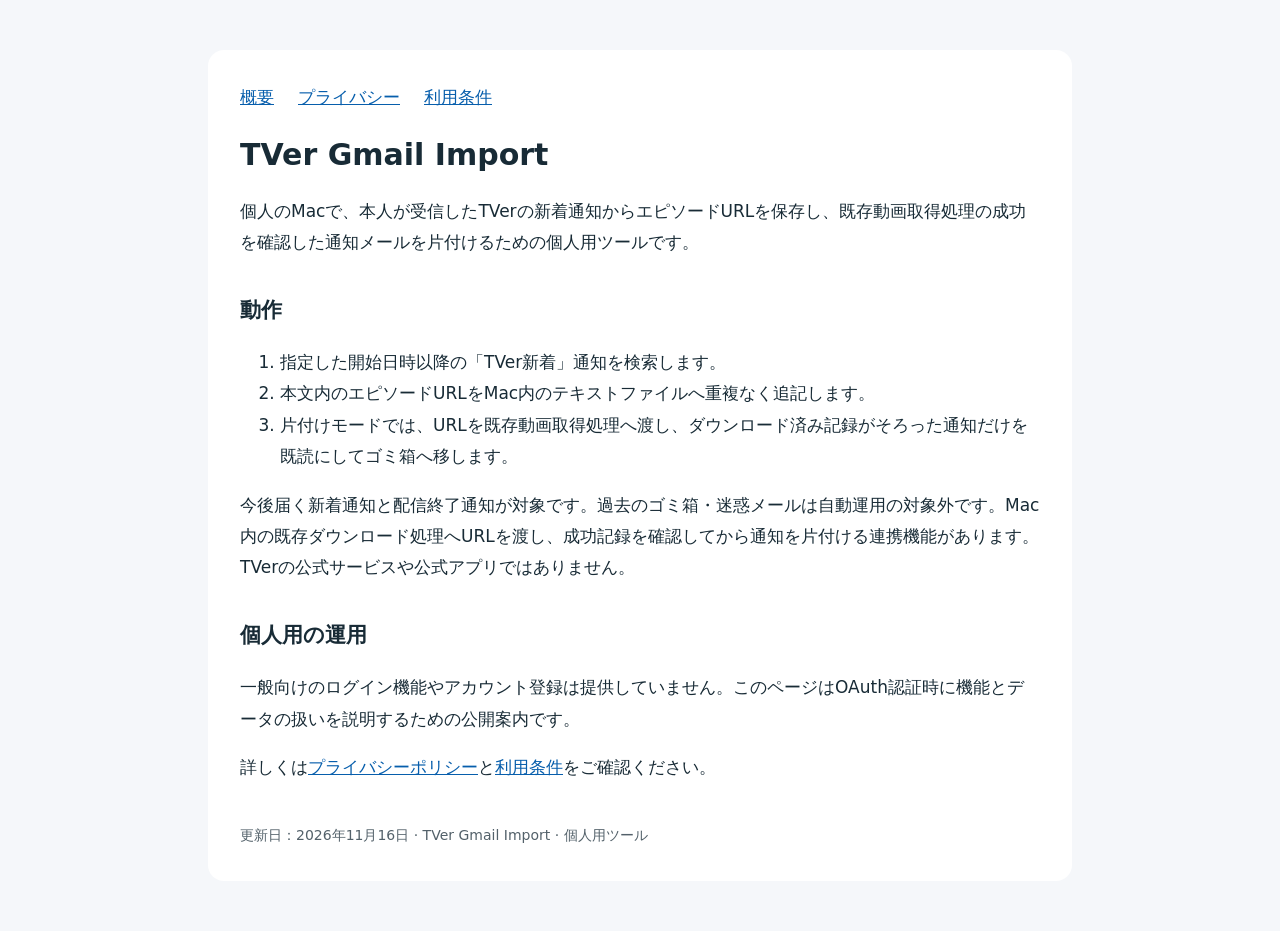
<file: index.html>
<!doctype html><html lang="ja"><head><meta charset="utf-8"><meta name="viewport" content="width=device-width, initial-scale=1"><title>TVer Gmail Import | TVer Gmail Import</title><link rel="stylesheet" href="style.css"></head><body><main><nav><a href="index.html">概要</a><a href="privacy.html">プライバシー</a><a href="terms.html">利用条件</a></nav><h1>TVer Gmail Import</h1><p>個人のMacで、本人が受信したTVerの新着通知からエピソードURLを保存し、既存動画取得処理の成功を確認した通知メールを片付けるための個人用ツールです。</p><h2>動作</h2><ol><li>指定した開始日時以降の「TVer新着」通知を検索します。</li><li>本文内のエピソードURLをMac内のテキストファイルへ重複なく追記します。</li><li>片付けモードでは、URLを既存動画取得処理へ渡し、ダウンロード済み記録がそろった通知だけを既読にしてゴミ箱へ移します。</li></ol><p>今後届く新着通知と配信終了通知が対象です。過去のゴミ箱・迷惑メールは自動運用の対象外です。Mac内の既存ダウンロード処理へURLを渡し、成功記録を確認してから通知を片付ける連携機能があります。TVerの公式サービスや公式アプリではありません。</p><h2>個人用の運用</h2><p>一般向けのログイン機能やアカウント登録は提供していません。このページはOAuth認証時に機能とデータの扱いを説明するための公開案内です。</p><p>詳しくは<a href="privacy.html">プライバシーポリシー</a>と<a href="terms.html">利用条件</a>をご確認ください。</p><footer>更新日：2026年11月16日 · TVer Gmail Import · 個人用ツール</footer></main></body></html>
</file>
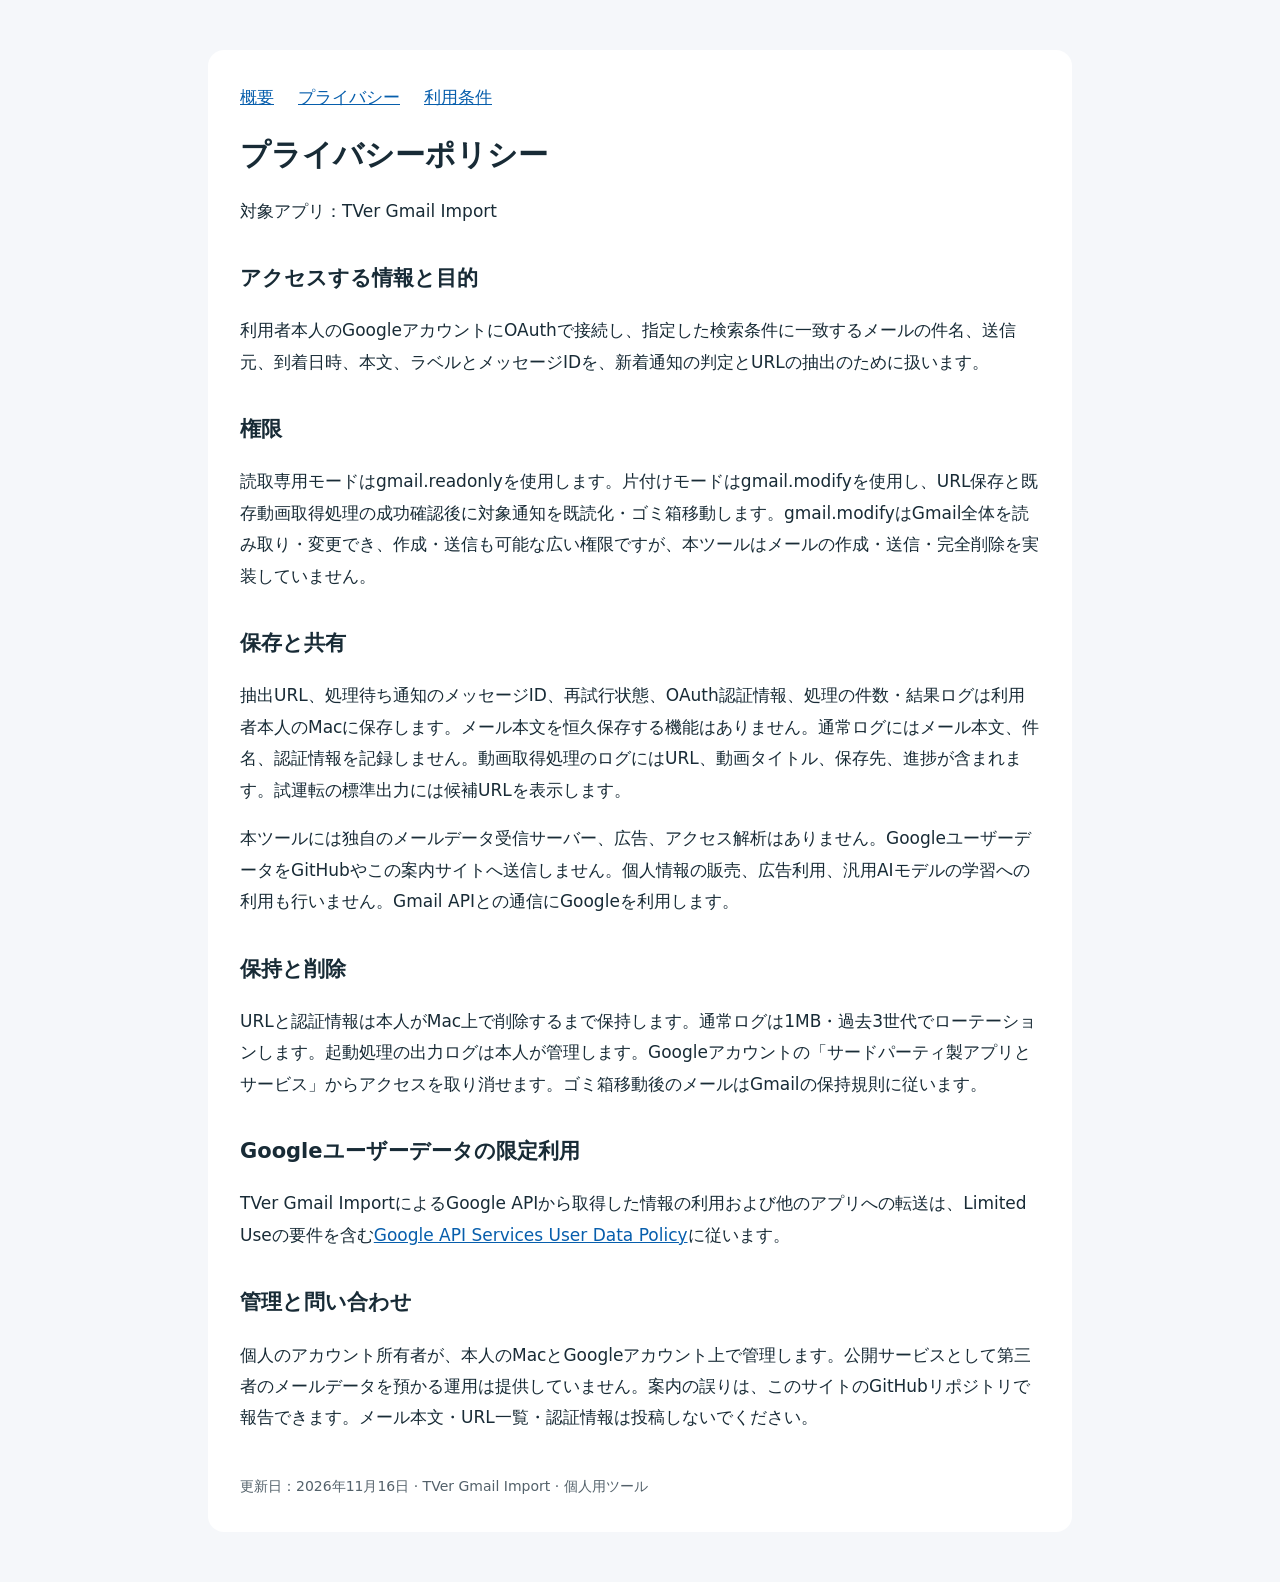
<file: privacy.html>
<!doctype html><html lang="ja"><head><meta charset="utf-8"><meta name="viewport" content="width=device-width, initial-scale=1"><title>プライバシーポリシー | TVer Gmail Import</title><link rel="stylesheet" href="style.css"></head><body><main><nav><a href="index.html">概要</a><a href="privacy.html">プライバシー</a><a href="terms.html">利用条件</a></nav><h1>プライバシーポリシー</h1><p>対象アプリ：TVer Gmail Import</p><h2>アクセスする情報と目的</h2><p>利用者本人のGoogleアカウントにOAuthで接続し、指定した検索条件に一致するメールの件名、送信元、到着日時、本文、ラベルとメッセージIDを、新着通知の判定とURLの抽出のために扱います。</p><h2>権限</h2><p>読取専用モードはgmail.readonlyを使用します。片付けモードはgmail.modifyを使用し、URL保存と既存動画取得処理の成功確認後に対象通知を既読化・ゴミ箱移動します。gmail.modifyはGmail全体を読み取り・変更でき、作成・送信も可能な広い権限ですが、本ツールはメールの作成・送信・完全削除を実装していません。</p><h2>保存と共有</h2><p>抽出URL、処理待ち通知のメッセージID、再試行状態、OAuth認証情報、処理の件数・結果ログは利用者本人のMacに保存します。メール本文を恒久保存する機能はありません。通常ログにはメール本文、件名、認証情報を記録しません。動画取得処理のログにはURL、動画タイトル、保存先、進捗が含まれます。試運転の標準出力には候補URLを表示します。</p><p>本ツールには独自のメールデータ受信サーバー、広告、アクセス解析はありません。GoogleユーザーデータをGitHubやこの案内サイトへ送信しません。個人情報の販売、広告利用、汎用AIモデルの学習への利用も行いません。Gmail APIとの通信にGoogleを利用します。</p><h2>保持と削除</h2><p>URLと認証情報は本人がMac上で削除するまで保持します。通常ログは1MB・過去3世代でローテーションします。起動処理の出力ログは本人が管理します。Googleアカウントの「サードパーティ製アプリとサービス」からアクセスを取り消せます。ゴミ箱移動後のメールはGmailの保持規則に従います。</p><h2>Googleユーザーデータの限定利用</h2><p>TVer Gmail ImportによるGoogle APIから取得した情報の利用および他のアプリへの転送は、Limited Useの要件を含む<a href="https://developers.google.com/terms/api-services-user-data-policy">Google API Services User Data Policy</a>に従います。</p><h2>管理と問い合わせ</h2><p>個人のアカウント所有者が、本人のMacとGoogleアカウント上で管理します。公開サービスとして第三者のメールデータを預かる運用は提供していません。案内の誤りは、このサイトのGitHubリポジトリで報告できます。メール本文・URL一覧・認証情報は投稿しないでください。</p><footer>更新日：2026年11月16日 · TVer Gmail Import · 個人用ツール</footer></main></body></html>
</file>
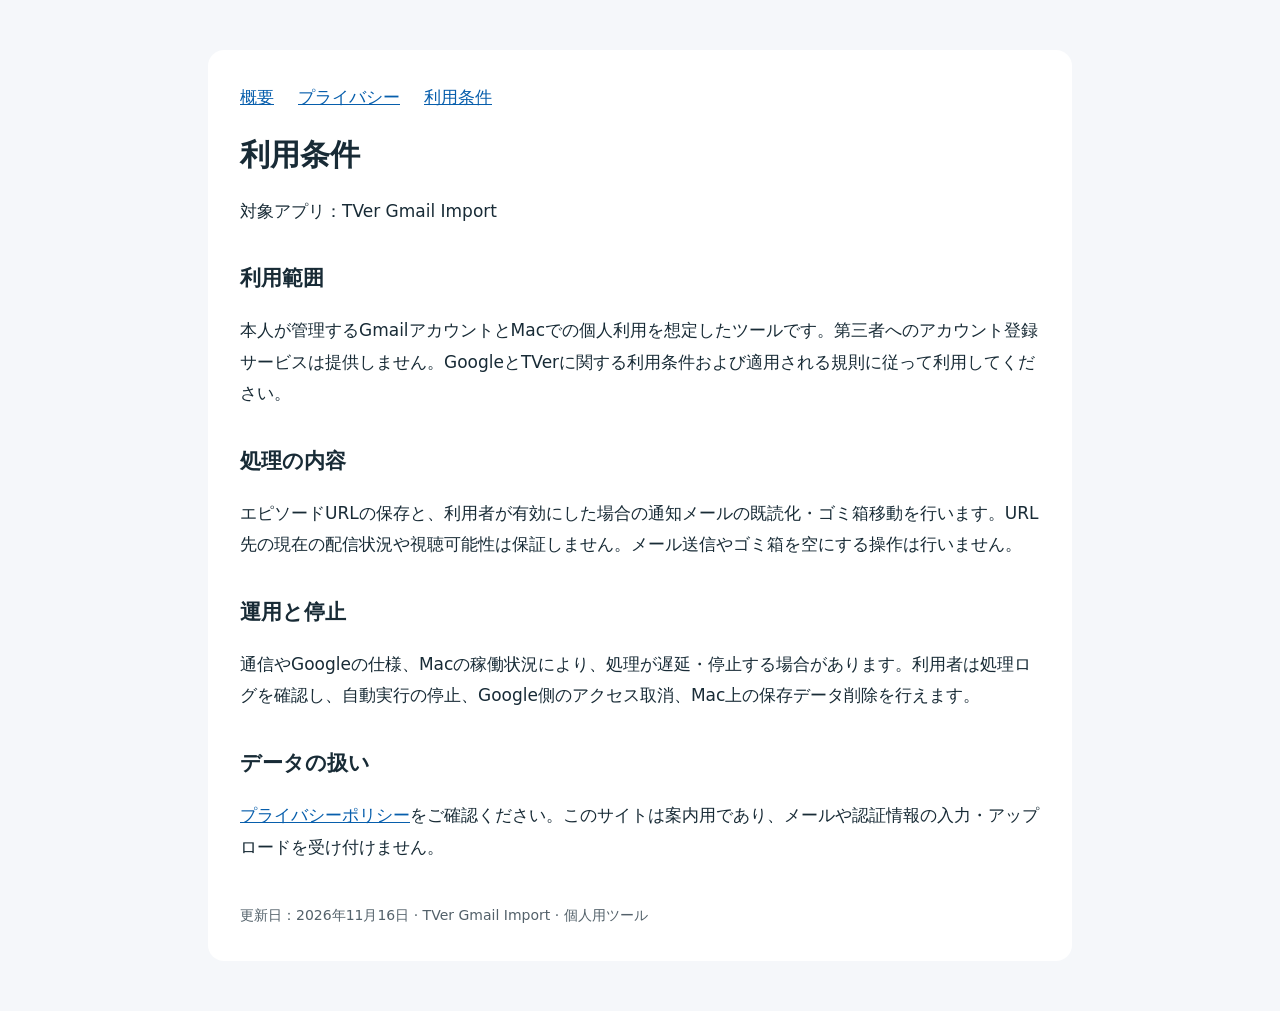
<file: terms.html>
<!doctype html><html lang="ja"><head><meta charset="utf-8"><meta name="viewport" content="width=device-width, initial-scale=1"><title>利用条件 | TVer Gmail Import</title><link rel="stylesheet" href="style.css"></head><body><main><nav><a href="index.html">概要</a><a href="privacy.html">プライバシー</a><a href="terms.html">利用条件</a></nav><h1>利用条件</h1><p>対象アプリ：TVer Gmail Import</p><h2>利用範囲</h2><p>本人が管理するGmailアカウントとMacでの個人利用を想定したツールです。第三者へのアカウント登録サービスは提供しません。GoogleとTVerに関する利用条件および適用される規則に従って利用してください。</p><h2>処理の内容</h2><p>エピソードURLの保存と、利用者が有効にした場合の通知メールの既読化・ゴミ箱移動を行います。URL先の現在の配信状況や視聴可能性は保証しません。メール送信やゴミ箱を空にする操作は行いません。</p><h2>運用と停止</h2><p>通信やGoogleの仕様、Macの稼働状況により、処理が遅延・停止する場合があります。利用者は処理ログを確認し、自動実行の停止、Google側のアクセス取消、Mac上の保存データ削除を行えます。</p><h2>データの扱い</h2><p><a href="privacy.html">プライバシーポリシー</a>をご確認ください。このサイトは案内用であり、メールや認証情報の入力・アップロードを受け付けません。</p><footer>更新日：2026年11月16日 · TVer Gmail Import · 個人用ツール</footer></main></body></html>
</file>
<file: style.css>
body{font:17px/1.85 system-ui,sans-serif;color:#182b36;background:#f5f7fa;margin:0}main{max-width:800px;margin:50px auto;padding:32px;background:white;border-radius:16px}h1{font-size:30px;line-height:1.4}h2{font-size:21px;margin-top:32px}a{color:#075eac}nav{display:flex;gap:24px;flex-wrap:wrap}footer{margin-top:40px;color:#53616a;font-size:14px}@media(max-width:600px){main{margin:0;padding:24px;border-radius:0}}
</file>
